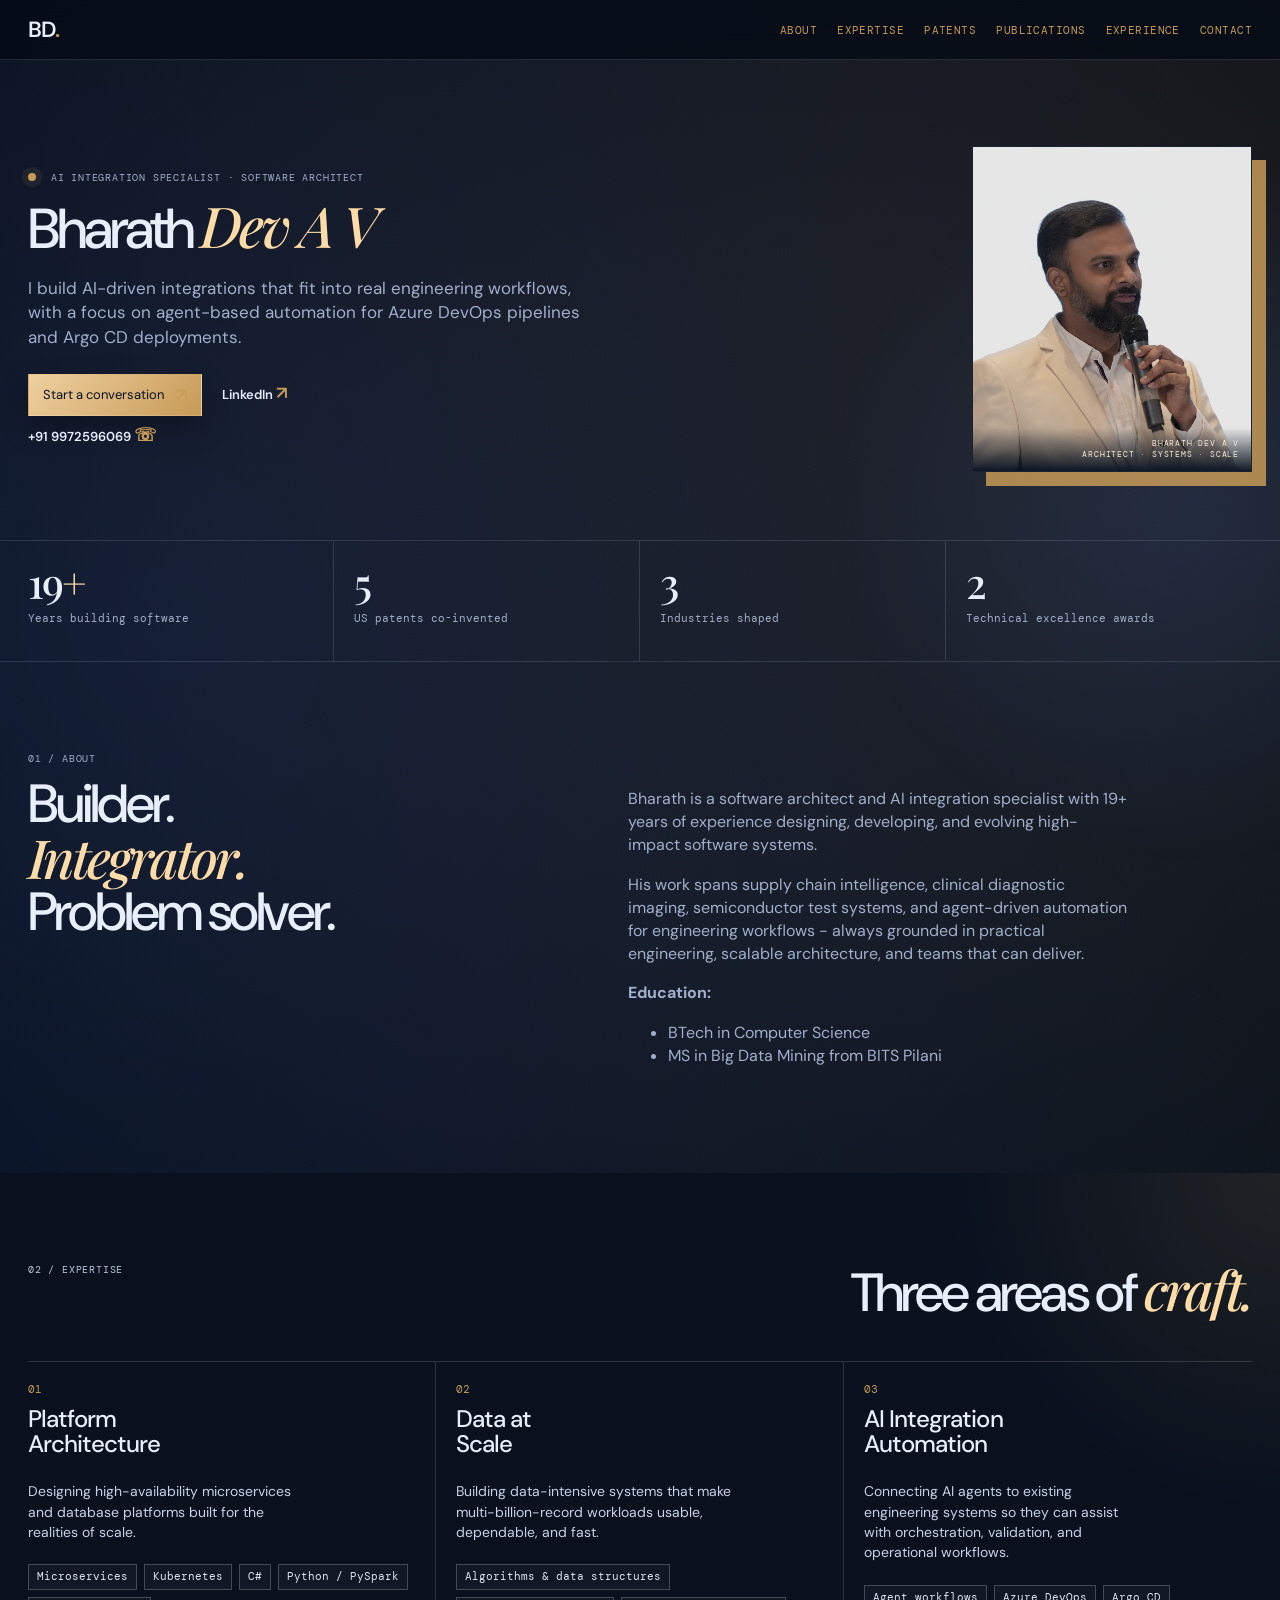
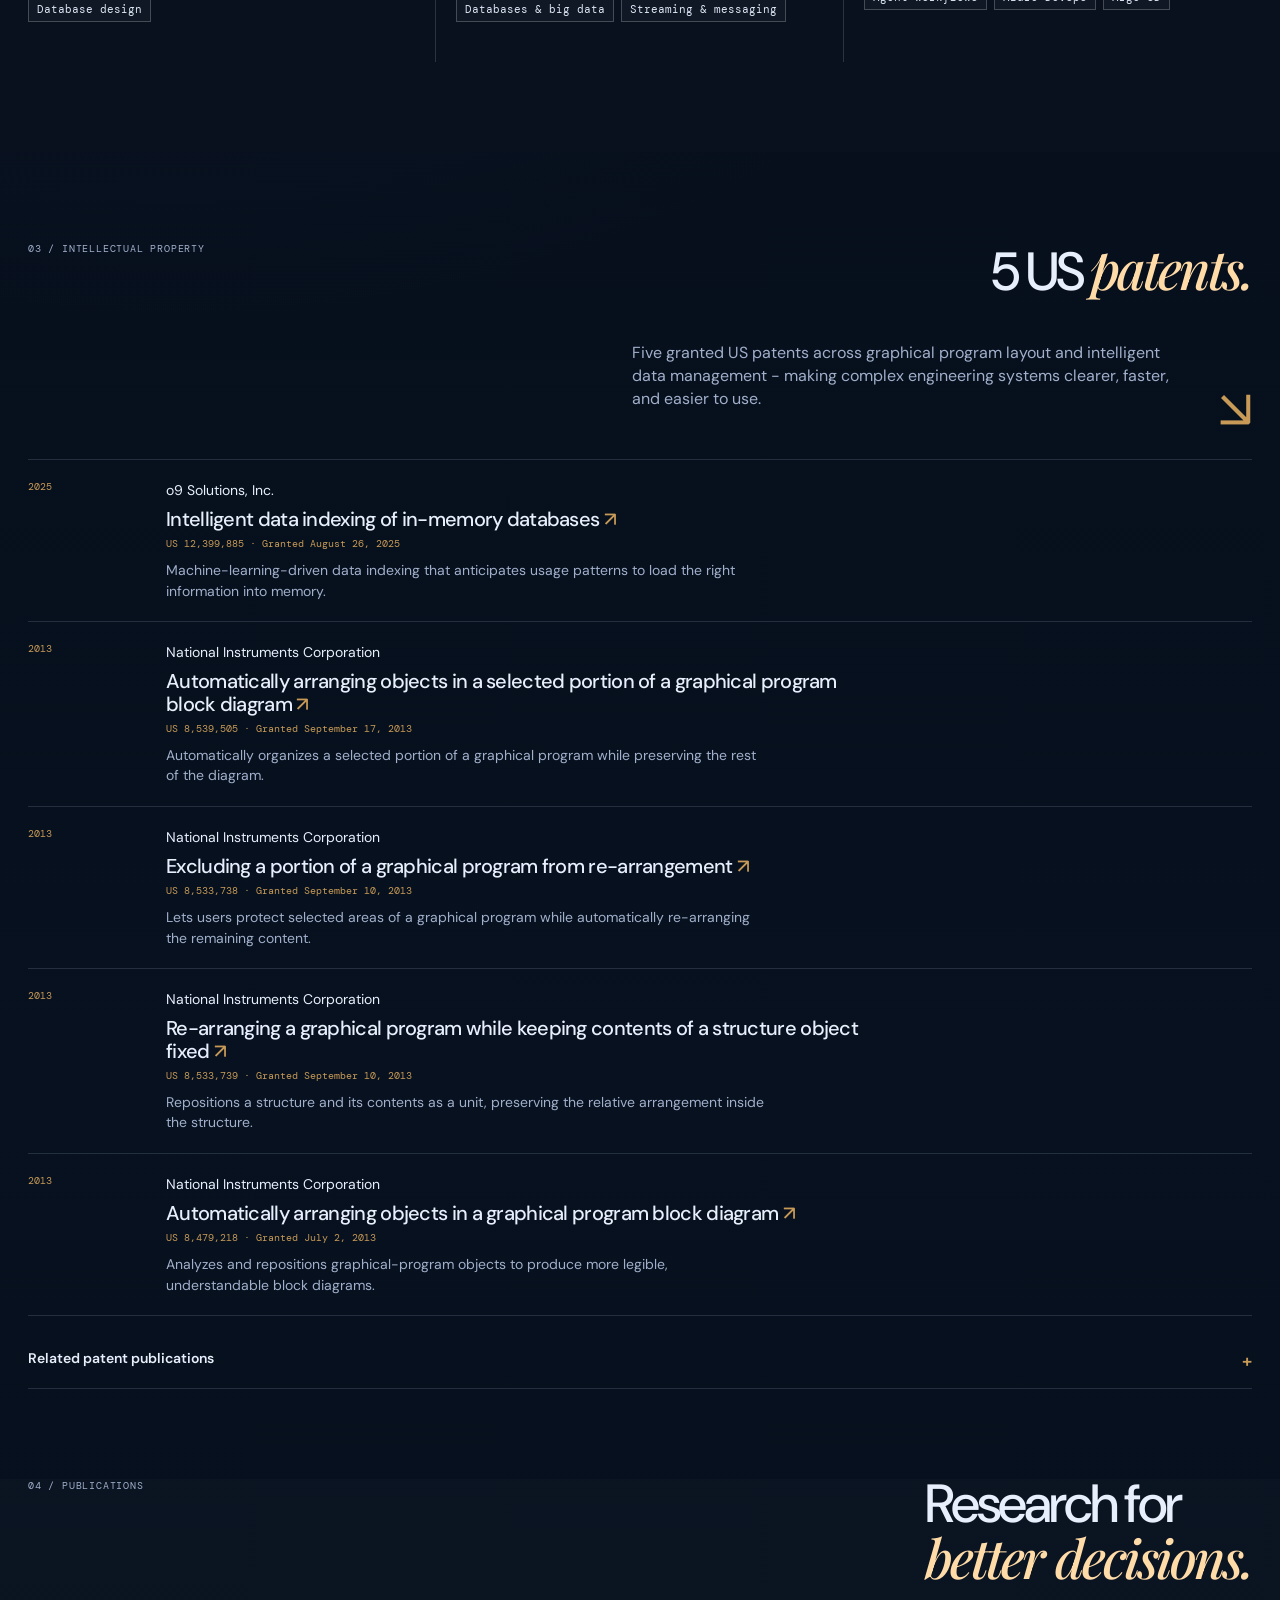
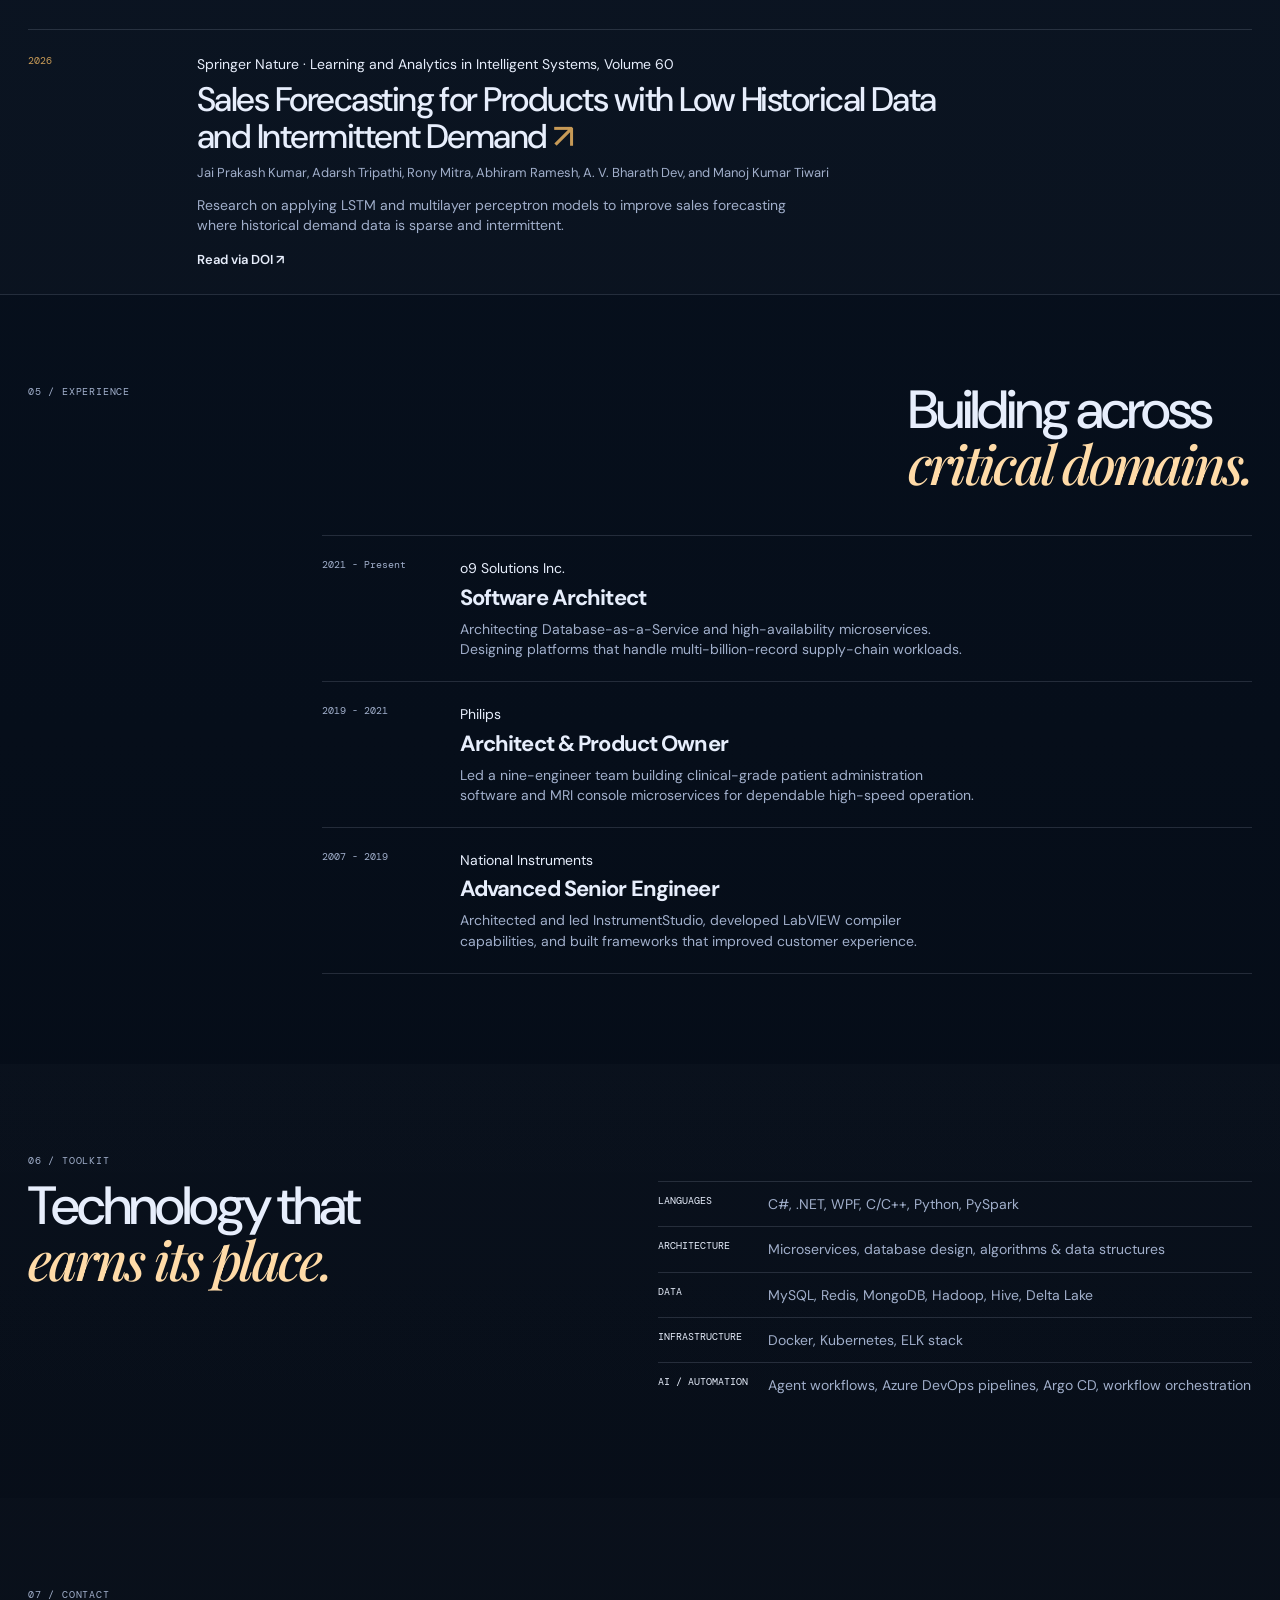
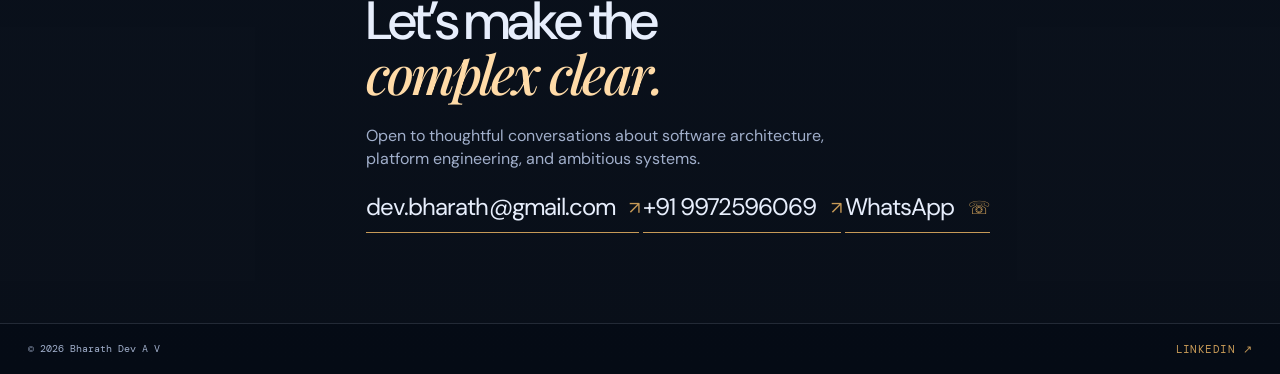
<file: index.html>
<!doctype html>
<html lang="en">
  <head>
    <meta charset="utf-8" />
    <meta http-equiv="refresh" content="0; url=./profile-site/index.html" />
    <link rel="canonical" href="https://bharathdevav.github.io/my-profile/profile-site/index.html" />
    <title>Bharath Dev A V</title>
  </head>
  <body>
    <p>Redirecting to the profile site…</p>
  </body>
</html>
</file>
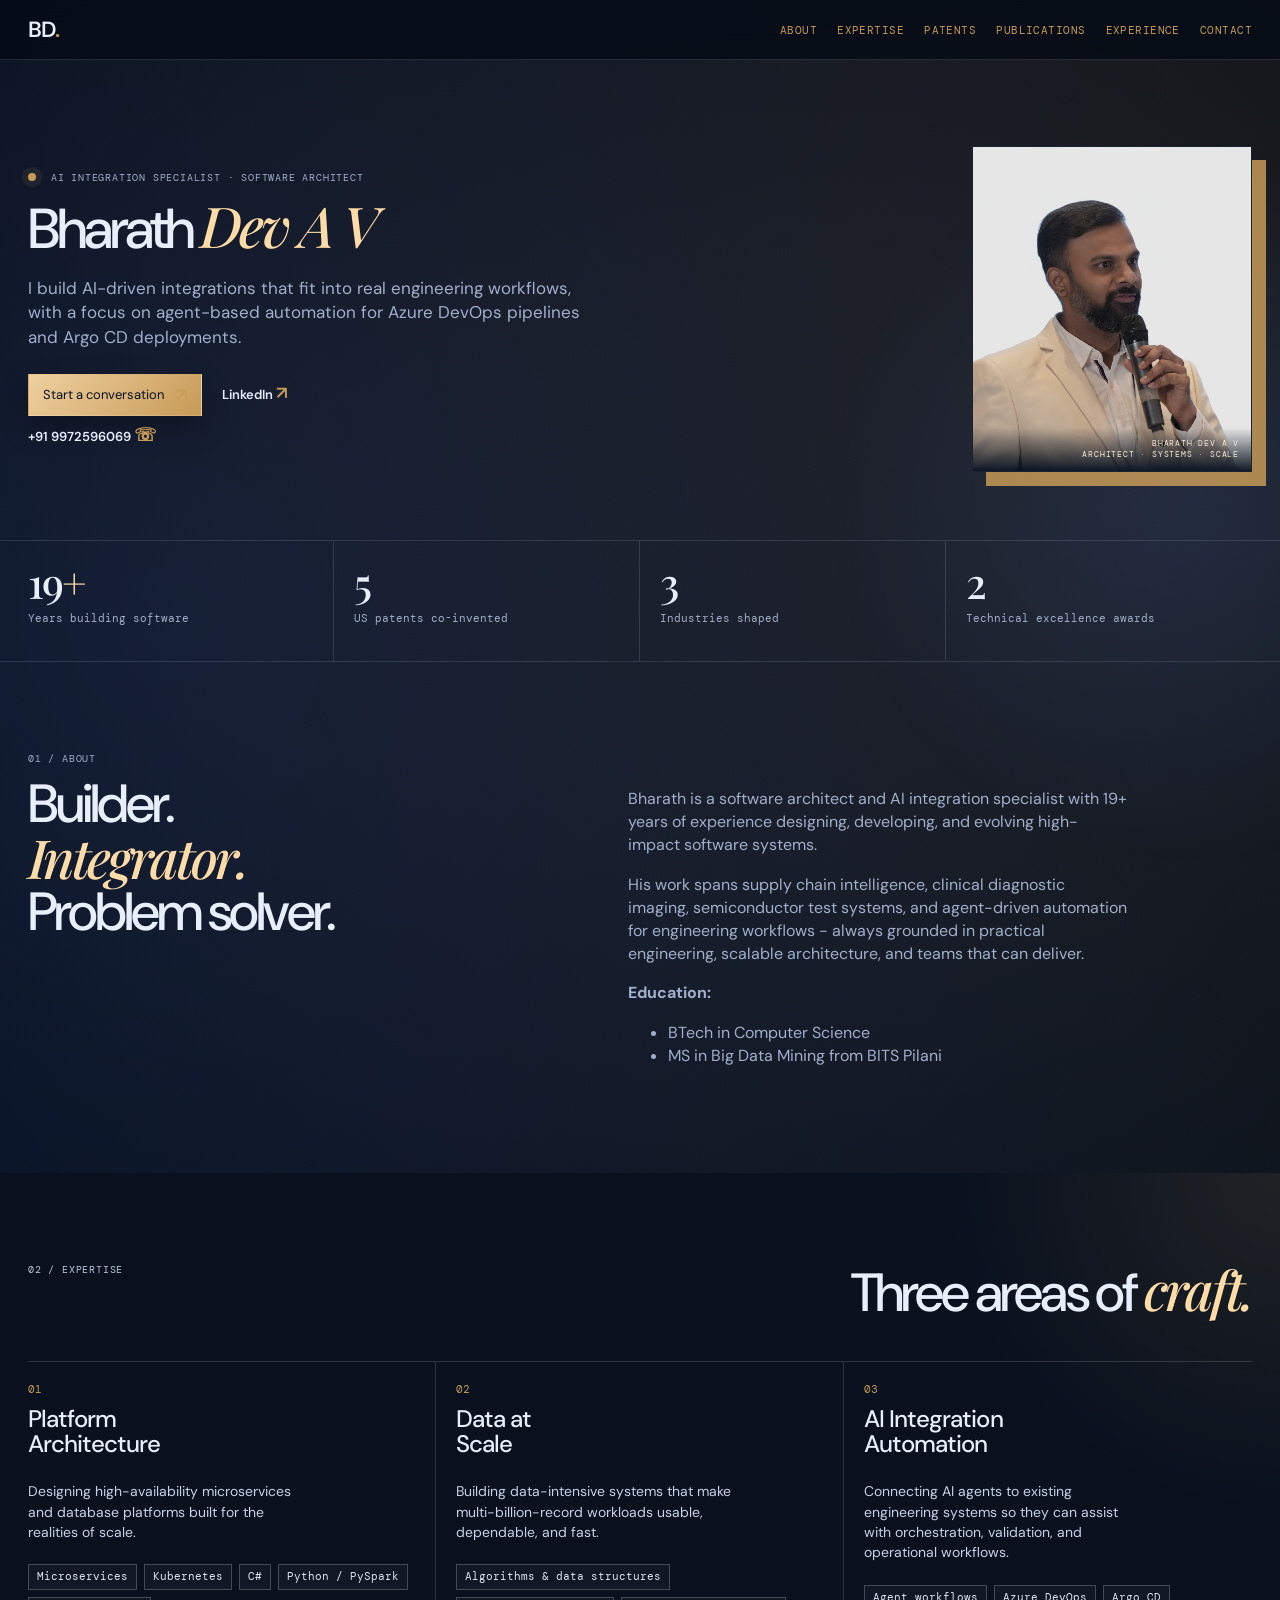
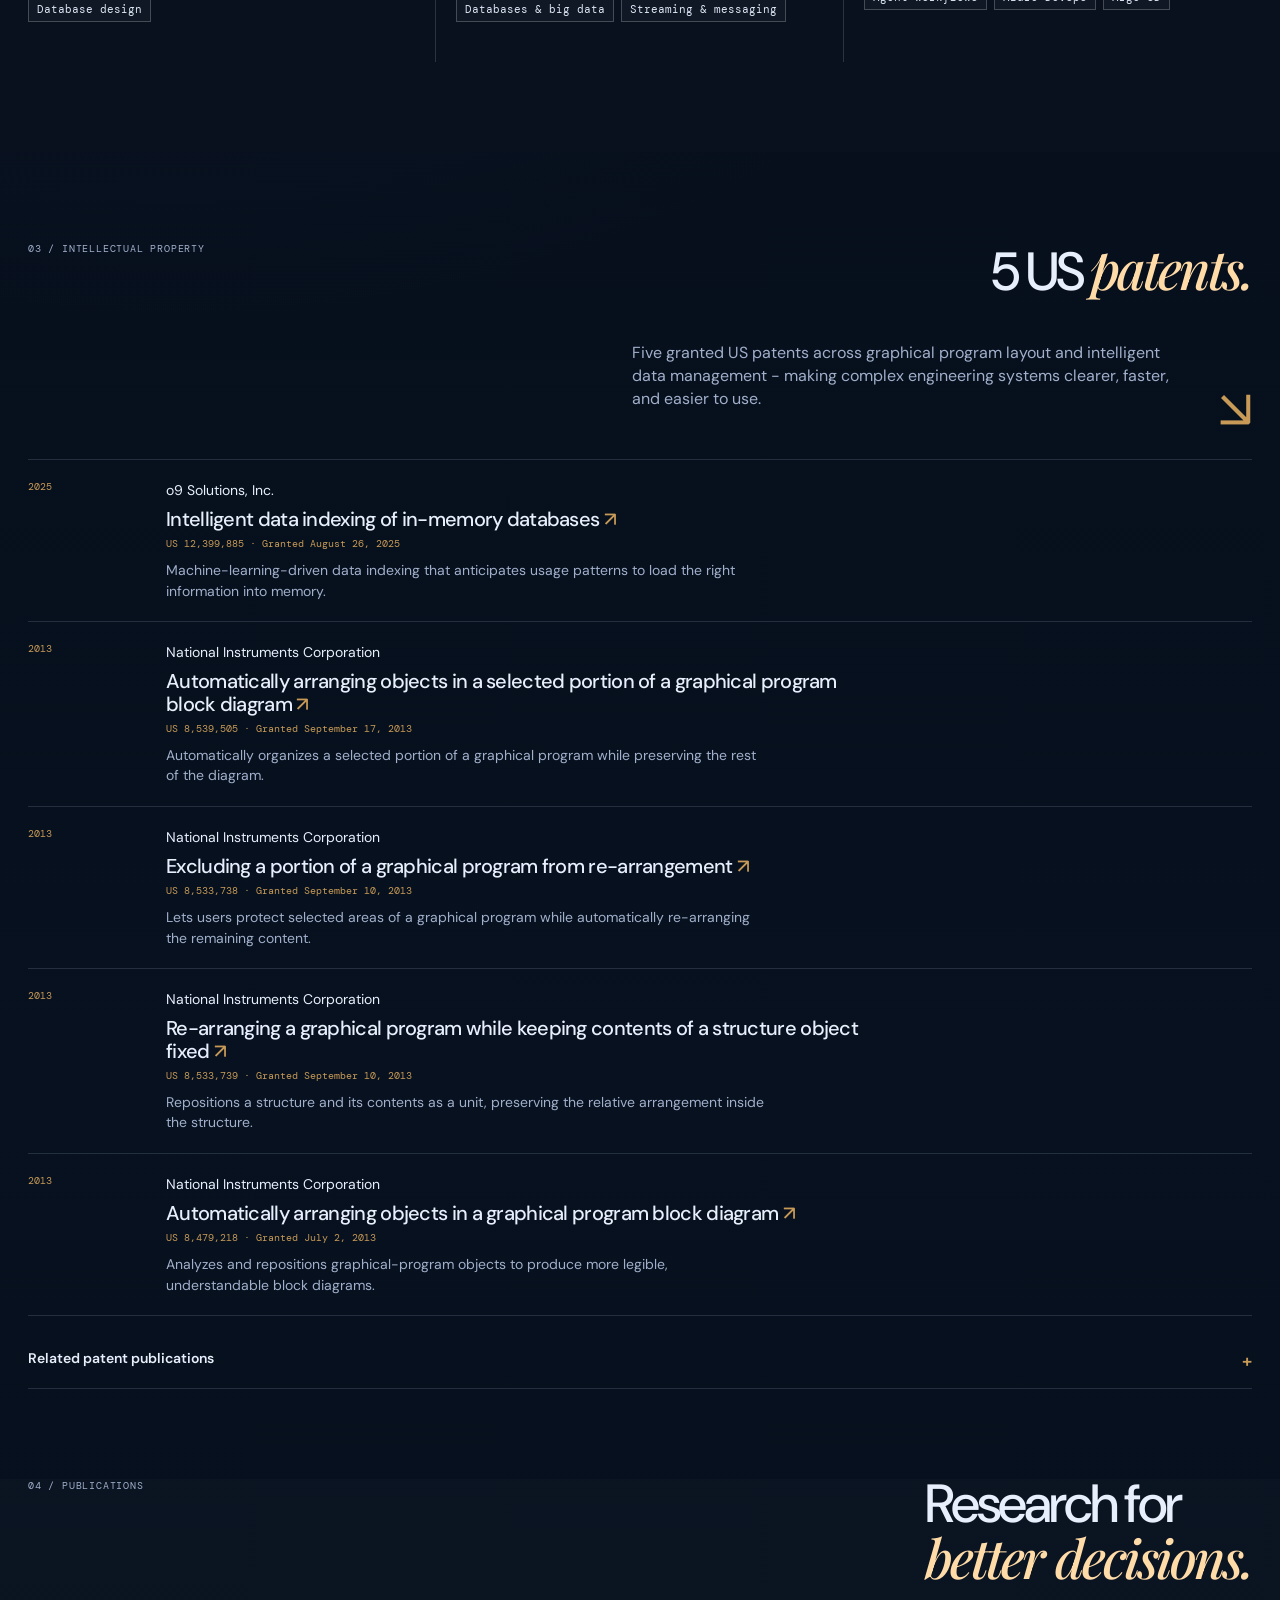
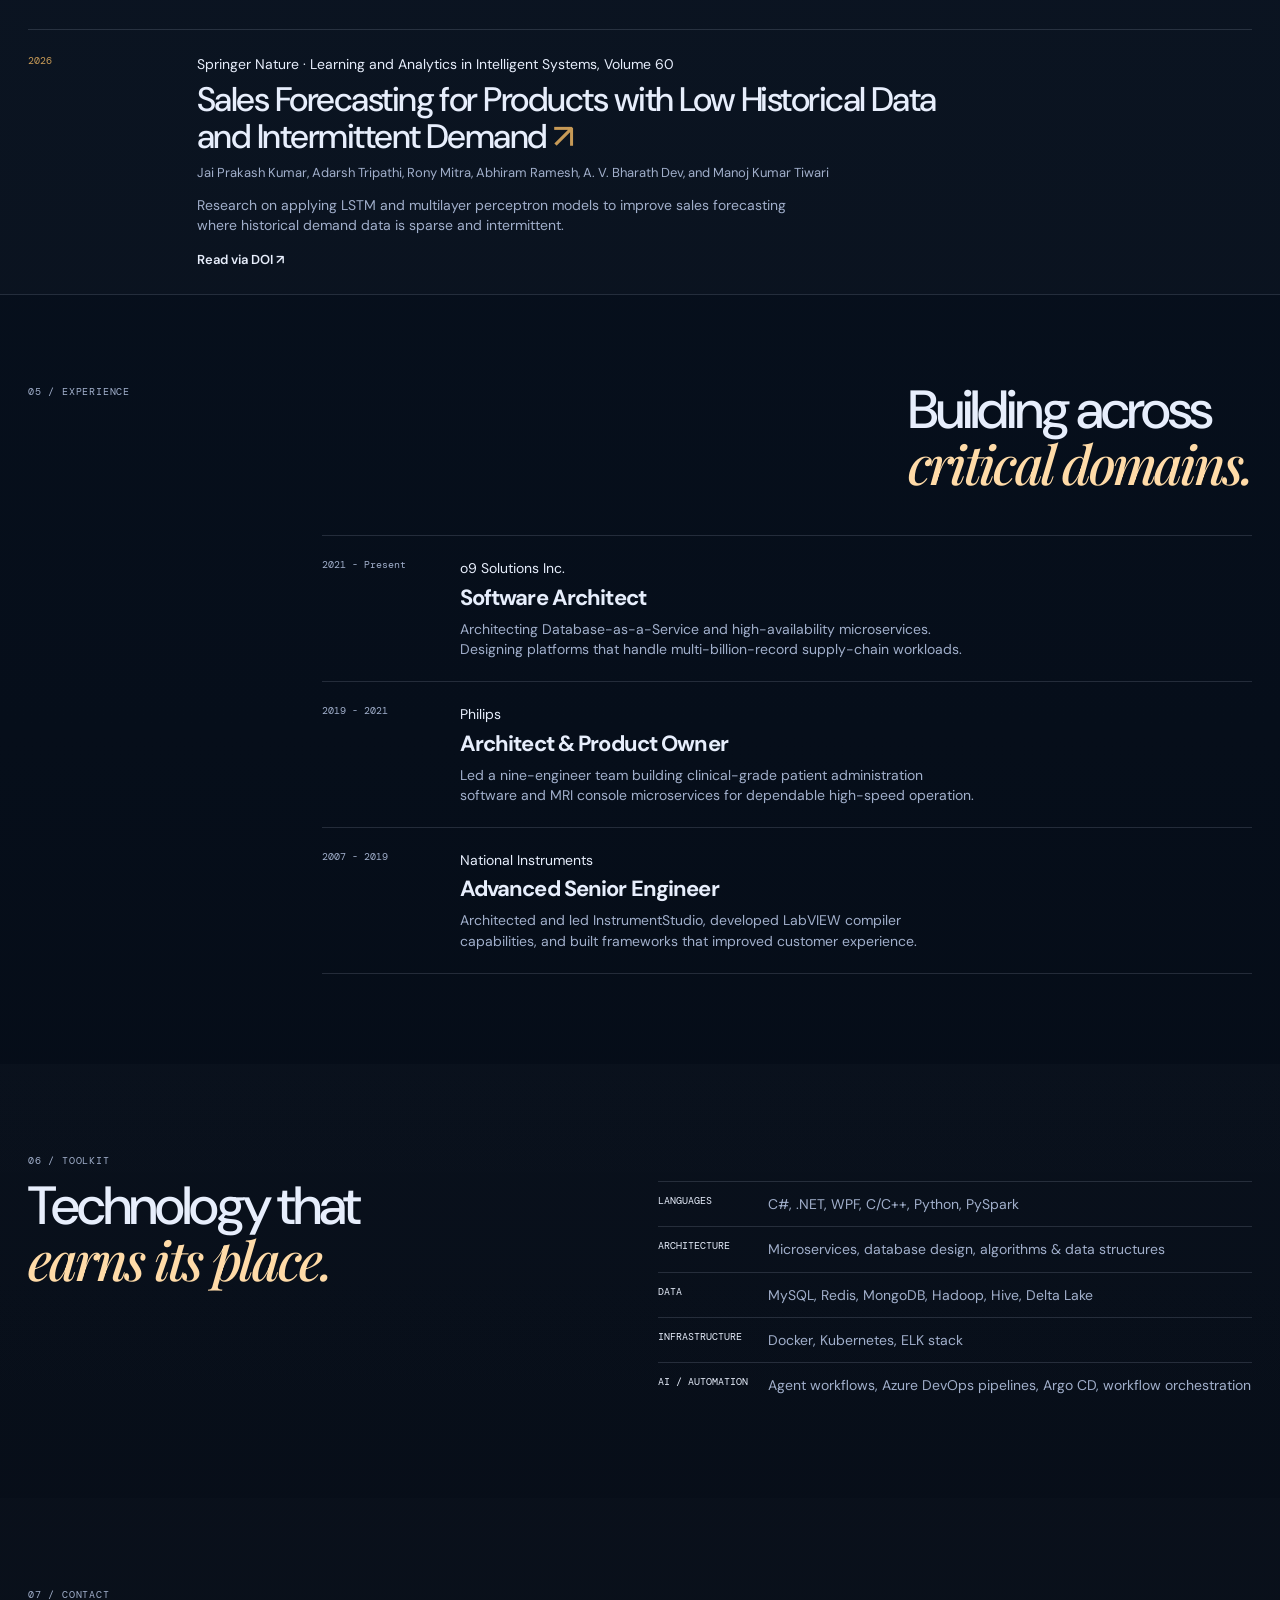
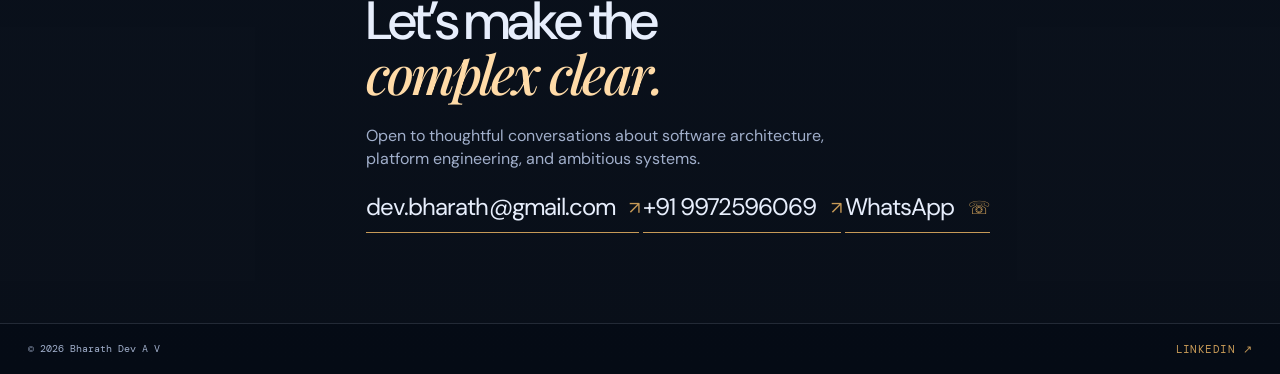
<file: profile-site/index.html>
<!doctype html>
<html lang="en">
  <head>
    <meta charset="UTF-8" />
    <meta name="viewport" content="width=device-width, initial-scale=1.0" />
    <meta
      name="description"
      content="Bharath Dev A V - AI Integration Specialist and software architect focused on agent-driven automation."
    />
    <title>Bharath Dev A V - AI Integration Specialist</title>
    <link rel="preconnect" href="https://fonts.googleapis.com" />
    <link rel="preconnect" href="https://fonts.gstatic.com" crossorigin />
    <link
      href="https://fonts.googleapis.com/css2?family=DM+Mono:wght@400;500&family=DM+Sans:opsz,wght@9..40,400;9..40,500;9..40,600;9..40,700&family=Playfair+Display:ital,wght@500;600&display=swap"
      rel="stylesheet"
    />
    <link rel="stylesheet" href="styles.css" />
  </head>
  <body>
    <div class="page-glow"></div>
    <header class="site-header">
      <a class="brand" href="#top" aria-label="Bharath Dev A V home">BD<span>.</span></a>
      <button class="menu-toggle" aria-expanded="false" aria-controls="site-nav">Menu</button>
      <nav id="site-nav" aria-label="Primary navigation">
        <a href="#about">About</a>
        <a href="#expertise">Expertise</a>
        <a href="#patents">Patents</a>
        <a href="#publications">Publications</a>
        <a href="#experience">Experience</a>
        <a href="#contact">Contact</a>
      </nav>
    </header>

    <main id="top">
      <section class="hero section-shell">
        <div class="hero-copy">
          <p class="eyebrow"><span></span> AI Integration Specialist · Software Architect</p>
          <h1>Bharath <em>Dev A V</em></h1>
          <p class="hero-statement">
            I build AI-driven integrations that fit into real engineering workflows, with a focus on agent-based automation for Azure DevOps pipelines and Argo CD deployments.
          </p>
          <div class="hero-actions">
            <a class="button button-primary" href="mailto:dev.bharath@gmail.com">Start a conversation <span>↗</span></a>
            <a class="text-link" href="https://www.linkedin.com/in/bharathdev/" target="_blank" rel="noreferrer">LinkedIn <span>↗</span></a>
          </div>
          <div class="hero-contact-row">
            <a class="text-link" href="https://wa.me/919972596069" target="_blank" rel="noreferrer">+91 9972596069 <span>☏</span></a>
          </div>
        </div>
        <figure class="hero-portrait">
          <img src="assets/bharath-dev-profile2.JPG" alt="Bharath Dev A V" />
          <figcaption>BHARATH DEV A V<br />ARCHITECT · SYSTEMS · SCALE</figcaption>
        </figure>
      </section>

      <section class="stats section-shell" aria-label="Career highlights">
        <div><strong>19<span>+</span></strong><p>Years building software</p></div>
        <div><strong>5</strong><p>US patents co-invented</p></div>
        <div><strong>3</strong><p>Industries shaped</p></div>
        <div><strong>2</strong><p>Technical excellence awards</p></div>
      </section>

      <section class="about section-shell" id="about">
        <p class="section-label">01 / About</p>
        <div class="section-content">
          <h2>Builder.<br /><em>Integrator.</em><br />Problem solver.</h2>
          <div class="prose">
            <p>Bharath is a software architect and AI integration specialist with 19+ years of experience designing, developing, and evolving high-impact software systems.</p>
            <p>His work spans supply chain intelligence, clinical diagnostic imaging, semiconductor test systems, and agent-driven automation for engineering workflows - always grounded in practical engineering, scalable architecture, and teams that can deliver.</p>
            <p><strong>Education:</strong></p>
            <ul>
              <li>BTech in Computer Science</li>
              <li>MS in Big Data Mining from BITS Pilani</li>
            </ul>
          </div>
        </div>
      </section>

      <section class="expertise section-shell" id="expertise">
        <div class="section-heading">
          <p class="section-label">02 / Expertise</p>
          <h2>Three areas of <em>craft.</em></h2>
        </div>
        <div class="pillars">
          <article class="pillar"><p class="pillar-number">01</p><h3>Platform<br />Architecture</h3><p>Designing high-availability microservices and database platforms built for the realities of scale.</p><ul><li>Microservices</li><li>Kubernetes</li><li>C#</li><li>Python / PySpark</li><li>Database design</li></ul></article>
          <article class="pillar"><p class="pillar-number">02</p><h3>Data at<br />Scale</h3><p>Building data-intensive systems that make multi-billion-record workloads usable, dependable, and fast.</p><ul><li>Algorithms & data structures</li><li>Databases & big data</li><li>Streaming & messaging</li></ul></article>
          <article class="pillar"><p class="pillar-number">03</p><h3>AI Integration<br />Automation</h3><p>Connecting AI agents to existing engineering systems so they can assist with orchestration, validation, and operational workflows.</p><ul><li>Agent workflows</li><li>Azure DevOps</li><li>Argo CD</li></ul></article>
        </div>
      </section>

      <section class="patents section-shell" id="patents">
        <div class="section-heading compact"><p class="section-label">03 / Intellectual property</p><h2>5 US <em>patents.</em></h2></div>
        <div class="patent-intro"><p>Five granted US patents across graphical program layout and intelligent data management - making complex engineering systems clearer, faster, and easier to use.</p><span class="large-arrow">↘</span></div>
        <div class="patent-records">
          <article class="patent-record"><p class="patent-year">2025</p><div><p class="company">o9 Solutions, Inc.</p><h3><a href="https://patents.justia.com/patent/12399883" target="_blank" rel="noreferrer">Intelligent data indexing of in-memory databases <span>↗</span></a></h3><p class="patent-meta">US 12,399,885 · Granted August 26, 2025</p><p>Machine-learning-driven data indexing that anticipates usage patterns to load the right information into memory.</p></div></article>
          <article class="patent-record"><p class="patent-year">2013</p><div><p class="company">National Instruments Corporation</p><h3><a href="https://patents.justia.com/patent/8539505" target="_blank" rel="noreferrer">Automatically arranging objects in a selected portion of a graphical program block diagram <span>↗</span></a></h3><p class="patent-meta">US 8,539,505 · Granted September 17, 2013</p><p>Automatically organizes a selected portion of a graphical program while preserving the rest of the diagram.</p></div></article>
          <article class="patent-record"><p class="patent-year">2013</p><div><p class="company">National Instruments Corporation</p><h3><a href="https://patents.justia.com/patent/8533738" target="_blank" rel="noreferrer">Excluding a portion of a graphical program from re-arrangement <span>↗</span></a></h3><p class="patent-meta">US 8,533,738 · Granted September 10, 2013</p><p>Lets users protect selected areas of a graphical program while automatically re-arranging the remaining content.</p></div></article>
          <article class="patent-record"><p class="patent-year">2013</p><div><p class="company">National Instruments Corporation</p><h3><a href="https://patents.justia.com/patent/8533739" target="_blank" rel="noreferrer">Re-arranging a graphical program while keeping contents of a structure object fixed <span>↗</span></a></h3><p class="patent-meta">US 8,533,739 · Granted September 10, 2013</p><p>Repositions a structure and its contents as a unit, preserving the relative arrangement inside the structure.</p></div></article>
          <article class="patent-record"><p class="patent-year">2013</p><div><p class="company">National Instruments Corporation</p><h3><a href="https://patents.justia.com/patent/8479218" target="_blank" rel="noreferrer">Automatically arranging objects in a graphical program block diagram <span>↗</span></a></h3><p class="patent-meta">US 8,479,218 · Granted July 2, 2013</p><p>Analyzes and repositions graphical-program objects to produce more legible, understandable block diagrams.</p></div></article>
        </div>
        <details class="related-publications"><summary>Related patent publications <span>+</span></summary><div><a href="https://patents.justia.com/patent/20260037495" target="_blank" rel="noreferrer"><b>2026</b> Intelligent data indexing of in-memory databases · US 20260037495 ↗</a><a href="https://patents.justia.com/patent/20110022975" target="_blank" rel="noreferrer"><b>2011</b> Automatically arranging objects in a selected portion of a graphical program block diagram · US 20110022975 ↗</a><a href="https://patents.justia.com/patent/20110029905" target="_blank" rel="noreferrer"><b>2011</b> Re-arranging a graphical program while keeping contents of a structure object fixed · US 20110029905 ↗</a><a href="https://patents.justia.com/patent/20110035723" target="_blank" rel="noreferrer"><b>2011</b> Excluding a portion of a graphical program from re-arrangement · US 20110035723 ↗</a></div></details>
      </section>

      <section class="publications section-shell" id="publications">
        <div class="section-heading compact"><p class="section-label">04 / Publications</p><h2>Research for<br /><em>better decisions.</em></h2></div>
        <article class="publication-record">
          <p class="patent-year">2026</p>
          <div>
            <p class="company">Springer Nature · Learning and Analytics in Intelligent Systems, Volume 60</p>
            <h3><a href="https://content.e-bookshelf.de/media/reading/L-28360392-d09e7230e2.pdf" target="_blank" rel="noreferrer">Sales Forecasting for Products with Low Historical Data and Intermittent Demand <span>↗</span></a></h3>
            <p class="publication-authors">Jai Prakash Kumar, Adarsh Tripathi, Rony Mitra, Abhiram Ramesh, A. V. Bharath Dev, and Manoj Kumar Tiwari</p>
            <p>Research on applying LSTM and multilayer perceptron models to improve sales forecasting where historical demand data is sparse and intermittent.</p>
            <a class="doi-link" href="https://doi.org/10.1007/978-981-95-5429-4_1" target="_blank" rel="noreferrer">Read via DOI ↗</a>
          </div>
        </article>
      </section>

      <section class="experience section-shell" id="experience">
        <div class="section-heading"><p class="section-label">05 / Experience</p><h2>Building across<br /><em>critical domains.</em></h2></div>
        <div class="timeline">
          <article><p class="timeline-date">2021 - Present</p><div><p class="company">o9 Solutions Inc.</p><h3>Software Architect</h3><p>Architecting Database-as-a-Service and high-availability microservices. Designing platforms that handle multi-billion-record supply-chain workloads.</p></div></article>
          <article><p class="timeline-date">2019 - 2021</p><div><p class="company">Philips</p><h3>Architect & Product Owner</h3><p>Led a nine-engineer team building clinical-grade patient administration software and MRI console microservices for dependable high-speed operation.</p></div></article>
          <article><p class="timeline-date">2007 - 2019</p><div><p class="company">National Instruments</p><h3>Advanced Senior Engineer</h3><p>Architected and led InstrumentStudio, developed LabVIEW compiler capabilities, and built frameworks that improved customer experience.</p></div></article>
        </div>
      </section>

      <section class="toolkit section-shell">
        <p class="section-label">06 / Toolkit</p>
        <div class="toolkit-content"><h2>Technology that<br /><em>earns its place.</em></h2><div class="skill-list"><p><span>Languages</span>C#, .NET, WPF, C/C++, Python, PySpark</p><p><span>Architecture</span>Microservices, database design, algorithms & data structures</p><p><span>Data</span>MySQL, Redis, MongoDB, Hadoop, Hive, Delta Lake</p><p><span>Infrastructure</span>Docker, Kubernetes, ELK stack</p><p><span>AI / Automation</span>Agent workflows, Azure DevOps pipelines, Argo CD, workflow orchestration</p></div></div>
      </section>

      <section class="contact section-shell" id="contact">
        <p class="section-label">07 / Contact</p>
        <div>
          <h2>Let’s make the<br /><em>complex clear.</em></h2>
          <p>Open to thoughtful conversations about software architecture, platform engineering, and ambitious systems.</p>
          <a class="contact-email" href="mailto:dev.bharath@gmail.com">dev.bharath@gmail.com <span>↗</span></a>
          <a class="contact-email" href="tel:+919972596069">+91 9972596069 <span>↗</span></a>
          <a class="contact-email" href="https://wa.me/919972596069" target="_blank" rel="noreferrer">WhatsApp <span>☏</span></a>
        </div>
      </section>
    </main>
    <footer><span>© <span id="year"></span> Bharath Dev A V</span><a href="https://www.linkedin.com/in/bharathdev/" target="_blank" rel="noreferrer">LinkedIn ↗</a></footer>
    <script src="script.js"></script>
  </body>
</html>
</file>
<file: profile-site/styles.css>
:root {
  --ink: #e7eefc;
  --ink-soft: #a1afcb;
  --cream: #07111f;
  --paper: #0d1728;
  --gold: #c79a57;
  --line: rgba(190, 204, 229, 0.16);
  --mono: "DM Mono", monospace;
  --sans: "DM Sans", sans-serif;
  --serif: "Playfair Display", serif;
}

* {
  box-sizing: border-box;
}

html {
  scroll-behavior: smooth;
}

body {
  margin: 0;
  color: var(--ink);
  background:
    radial-gradient(circle at 14% 12%, rgba(90, 132, 255, 0.12), transparent 28%),
    radial-gradient(circle at 82% 8%, rgba(199, 154, 87, 0.12), transparent 26%),
    linear-gradient(180deg, #050b15 0%, #07111f 52%, #050b15 100%);
  font-family: var(--sans);
  font-size: 14px;
  line-height: 1.45;
}

.page-glow {
  position: fixed;
  z-index: -1;
  width: 62vw;
  height: 56vw;
  right: -24vw;
  top: 16vh;
  border-radius: 50%;
  background: radial-gradient(circle, rgba(73, 109, 196, 0.18), transparent 68%);
}

.site-header {
  position: sticky;
  top: 0;
  z-index: 1000;
  height: 60px;
  max-width: 1280px;
  margin: auto;
  padding: 0 28px;
  display: flex;
  justify-content: space-between;
  align-items: center;
  border-bottom: 1px solid var(--line);
  background: rgba(5, 11, 21, 0.78);
  backdrop-filter: blur(14px);
}

.brand {
  font: 600 22px var(--sans);
  letter-spacing: -1px;
  color: var(--ink);
  text-decoration: none;
}

.brand span,
.eyebrow span,
.button span,
.text-link span,
.contact-email span,
.large-arrow,
.pillar-number,
.patent-year,
.patent-meta,
.section-label,
nav a,
footer a {
  color: var(--gold);
}

nav {
  display: flex;
  gap: 20px;
}

nav a,
footer a {
  text-decoration: none;
  font: 11px var(--mono);
  text-transform: uppercase;
  letter-spacing: 0.04em;
}

nav a:hover,
footer a:hover,
.text-link:hover,
.arrow-link:hover,
.contact-email:hover,
.publication-record h3 a:hover,
.patent-record h3 a:hover,
.related-publications a:hover {
  color: #f1d7ac;
}

.menu-toggle {
  display: none;
}

.section-shell {
  max-width: 1280px;
  margin: auto;
  padding-left: 28px;
  padding-right: 28px;
}

.hero {
  min-height: 480px;
  padding-top: 70px;
  padding-bottom: 52px;
  display: grid;
  grid-template-columns: 1.15fr 0.85fr;
  align-items: center;
  gap: 32px;
}

.eyebrow,
.section-label {
  margin: 0 0 14px;
  color: var(--ink-soft);
  font: 10px var(--mono);
  text-transform: uppercase;
  letter-spacing: 0.08em;
}

.eyebrow span {
  display: inline-block;
  width: 8px;
  height: 8px;
  margin-right: 8px;
  border-radius: 50%;
  background: var(--gold);
  box-shadow: 0 0 0 6px rgba(199, 154, 87, 0.1);
}

h1,
h2,
h3,
p {
  margin-top: 0;
}

h1,
h2 {
  font-weight: 500;
  letter-spacing: -0.055em;
  line-height: 0.96;
}

h1 {
  font-size: clamp(44px, 5.4vw, 72px);
  margin-bottom: 20px;
}

.hero h1 {
  font-size: clamp(34px, 4.4vw, 62px);
  white-space: nowrap;
}

h1 em,
h2 em {
  color: #ffdba8;
  font-family: var(--serif);
  font-weight: 500;
}

.hero-statement {
  max-width: 560px;
  color: var(--ink-soft);
  font-size: 17px;
  line-height: 1.45;
}

.hero-actions {
  display: flex;
  align-items: center;
  gap: 20px;
  margin-top: 24px;
  flex-wrap: wrap;
}

.hero-contact-row {
  margin-top: 10px;
}

.button {
  display: inline-flex;
  align-items: center;
  gap: 12px;
  padding: 11px 14px;
  color: #07111f;
  background: linear-gradient(135deg, #efd0a0, #c79a57);
  text-decoration: none;
  font-size: 13px;
  border: 1px solid rgba(255, 255, 255, 0.06);
  box-shadow: 0 12px 28px rgba(0, 0, 0, 0.3);
}

.button:hover {
  background: linear-gradient(135deg, #f4d7b0, #d2a464);
}

.button span,
.text-link span,
.contact-email span {
  font-size: 18px;
  line-height: 0;
}

.text-link {
  color: var(--ink);
  font-size: 13px;
  font-weight: 600;
  text-decoration: none;
}

.hero-portrait {
  position: relative;
  justify-self: end;
  width: min(24vw, 280px);
  margin: 0;
  overflow: hidden;
  background: #0a1424;
  border: 1px solid rgba(255, 255, 255, 0.06);
  box-shadow: 14px 14px 0 rgba(199, 154, 87, 0.85);
}

.hero-portrait img {
  display: block;
  width: 100%;
  aspect-ratio: 4 / 4.65;
  object-fit: cover;
  object-position: center 36%;
  filter: saturate(0.92) contrast(1.06) brightness(0.9);
}

.hero-portrait figcaption {
  position: absolute;
  right: 0;
  bottom: 0;
  left: 0;
  padding: 10px 12px;
  color: #f4ead7;
  background: linear-gradient(transparent, rgba(7, 17, 31, 0.96));
  font: 8px/1.4 var(--mono);
  letter-spacing: 0.1em;
  text-align: right;
}

.stats {
  display: grid;
  grid-template-columns: repeat(4, 1fr);
  border-top: 1px solid var(--line);
  border-bottom: 1px solid var(--line);
}

.stats div {
  min-height: 120px;
  padding: 22px 18px 18px 0;
  border-right: 1px solid var(--line);
}

.stats div:not(:first-child) {
  padding-left: 20px;
}

.stats div:last-child {
  border: 0;
}

.stats strong {
  display: block;
  font: 500 42px/0.95 var(--serif);
  letter-spacing: -0.05em;
}

.stats strong span {
  color: #f1d7ac;
}

.stats p {
  margin: 8px 0 0;
  color: var(--ink-soft);
  font: 11px var(--mono);
}

.about,
.expertise,
.patents,
.experience,
.toolkit,
.contact {
  padding-top: 90px;
  padding-bottom: 90px;
}

.section-content {
  display: grid;
  grid-template-columns: 0.95fr 1.05fr;
  gap: 36px;
}

h2 {
  font-size: clamp(34px, 4.2vw, 60px);
  margin-bottom: 0;
}

.prose {
  max-width: 500px;
  padding-top: 8px;
  color: var(--ink-soft);
  font-size: 16px;
}

.prose p {
  margin-bottom: 16px;
}

.arrow-link {
  display: inline-flex;
  gap: 12px;
  margin-top: 10px;
  color: var(--ink);
  text-decoration: none;
  font-weight: 600;
}

.expertise {
  background:
    radial-gradient(circle at top right, rgba(199, 154, 87, 0.12), transparent 24%),
    #09111e;
  color: var(--ink);
}

.expertise .section-label {
  color: #b9c6dd;
}

.section-heading {
  display: flex;
  justify-content: space-between;
  align-items: flex-start;
  margin-bottom: 42px;
}

.section-heading h2 {
  max-width: 650px;
}

.pillars {
  display: grid;
  grid-template-columns: repeat(3, 1fr);
  border-top: 1px solid rgba(255, 255, 255, 0.14);
}

.pillar {
  min-height: 300px;
  padding: 20px 20px 18px 0;
  border-right: 1px solid rgba(255, 255, 255, 0.14);
}

.pillar:not(:first-child) {
  padding-left: 20px;
}

.pillar:last-child {
  border: 0;
}

.pillar-number {
  font: 11px var(--mono);
}

.pillar h3 {
  font-size: 24px;
  font-weight: 500;
  line-height: 1.04;
  letter-spacing: -0.04em;
}

.pillar > p:not(.pillar-number) {
  max-width: 280px;
  color: #c7d2e6;
  font-size: 14px;
}

.pillar ul {
  display: flex;
  flex-wrap: wrap;
  gap: 7px;
  padding: 0;
  margin: 22px 0 0;
  list-style: none;
}

.pillar li {
  padding: 4px 8px;
  border: 1px solid rgba(255, 255, 255, 0.22);
  color: #dce6f5;
  font: 11px/1.4 var(--mono);
  background: rgba(255, 255, 255, 0.03);
}

.patent-intro {
  display: grid;
  grid-template-columns: 1fr auto;
  gap: 24px;
  align-items: end;
  max-width: 620px;
  margin: 0 0 32px auto;
  color: var(--ink-soft);
  font-size: 16px;
}

.large-arrow {
  font-size: 54px;
  line-height: 0.6;
}

.patent-records {
  border-top: 1px solid var(--line);
}

.patent-record {
  display: grid;
  grid-template-columns: 120px 1fr;
  gap: 18px;
  padding: 20px 0;
  border-bottom: 1px solid var(--line);
}

.patent-year,
.patent-meta {
  font: 10px var(--mono);
}

.patent-record h3 {
  margin: 6px 0 7px;
  max-width: 700px;
  font-size: 20px;
  font-weight: 500;
  letter-spacing: -0.035em;
  line-height: 1.12;
}

.patent-record h3 a {
  color: var(--ink);
  text-decoration: none;
}

.patent-record h3 span {
  color: var(--gold);
}

.patent-record p:last-child {
  max-width: 600px;
  margin: 0;
  color: var(--ink-soft);
}

.related-publications {
  margin-top: 18px;
  border-bottom: 1px solid var(--line);
}

.related-publications summary {
  display: flex;
  justify-content: space-between;
  padding: 14px 0;
  cursor: pointer;
  font-weight: 600;
  list-style: none;
}

.related-publications summary::-webkit-details-marker {
  display: none;
}

.related-publications summary span {
  color: var(--gold);
  font-size: 18px;
}

.related-publications[open] summary span {
  transform: rotate(45deg);
}

.related-publications div {
  padding-bottom: 10px;
}

.related-publications a {
  display: block;
  padding: 10px 0;
  color: var(--ink-soft);
  text-decoration: none;
  border-top: 1px solid var(--line);
}

.related-publications b {
  margin-right: 10px;
  color: var(--ink);
  font: 10px var(--mono);
}

.publications {
  background: rgba(255, 255, 255, 0.02);
}

.publication-record {
  display: grid;
  grid-template-columns: 145px minmax(0, 1fr);
  gap: 24px;
  align-items: start;
  padding: 24px 0;
  border-top: 1px solid var(--line);
}

.publication-record > div {
  min-width: 0;
}

.publication-record h3 {
  margin: 6px 0 8px;
  max-width: 760px;
  font-size: clamp(22px, 2.8vw, 34px);
  font-weight: 500;
  letter-spacing: -0.045em;
  line-height: 1.08;
}

.publication-record h3 a {
  color: var(--ink);
  text-decoration: none;
}

.publication-record h3 span {
  color: var(--gold);
}

.publication-authors {
  max-width: 710px;
  margin-bottom: 12px;
  color: var(--ink-soft);
  font-size: 13px;
}

.publication-record p:not(.patent-year):not(.company):not(.publication-authors) {
  max-width: 620px;
  margin-bottom: 14px;
  color: var(--ink-soft);
}

.doi-link {
  color: var(--ink);
  font-size: 13px;
  font-weight: 600;
  text-decoration: none;
}

.experience {
  border-top: 1px solid var(--line);
}

.timeline {
  margin-left: 24%;
  border-top: 1px solid var(--line);
}

.timeline article {
  display: grid;
  grid-template-columns: 120px 1fr;
  gap: 18px;
  padding: 22px 0;
  border-bottom: 1px solid var(--line);
}

.timeline-date {
  color: var(--ink-soft);
  font: 10px var(--mono);
}

.company {
  margin-bottom: 8px;
}

.timeline h3 {
  margin-bottom: 10px;
  font-size: 22px;
  line-height: 1;
  letter-spacing: -0.04em;
}

.timeline article div > p:last-child {
  margin: 0;
  max-width: 520px;
  color: var(--ink-soft);
}

.toolkit {
  background: linear-gradient(180deg, rgba(255, 255, 255, 0.02), rgba(255, 255, 255, 0.01));
}

.toolkit-content {
  display: grid;
  grid-template-columns: 1fr 1fr;
  gap: 36px;
}

.skill-list p {
  display: grid;
  grid-template-columns: 110px 1fr;
  padding: 12px 0;
  margin: 0;
  border-top: 1px solid var(--line);
  color: var(--ink-soft);
}

.skill-list span {
  color: var(--ink);
  font: 10px var(--mono);
  text-transform: uppercase;
}

.contact {
  display: grid;
  grid-template-columns: 0.35fr 1fr;
  gap: 28px;
  min-height: 380px;
  background: rgba(255, 255, 255, 0.02);
}

.contact > div {
  padding-top: 8px;
}

.contact > div > p {
  max-width: 470px;
  margin: 20px 0;
  color: var(--ink-soft);
  font-size: 16px;
}

.contact-email {
  display: inline-flex;
  align-items: center;
  gap: 14px;
  padding-bottom: 7px;
  border-bottom: 1px solid var(--gold);
  color: var(--ink);
  font-size: clamp(17px, 1.9vw, 24px);
  text-decoration: none;
  letter-spacing: -0.04em;
}

footer {
  max-width: 1280px;
  margin: auto;
  padding: 18px 28px;
  display: flex;
  justify-content: space-between;
  color: var(--ink-soft);
  font: 10px var(--mono);
  border-top: 1px solid var(--line);
}

@media (max-width: 720px) {
  .site-header,
  .section-shell,
  footer {
    padding-left: 22px;
    padding-right: 22px;
  }

  .site-header {
    height: 60px;
  }

  .menu-toggle {
    display: block;
    padding: 6px 0;
    color: var(--ink);
    border: 0;
    background: none;
    font: 11px var(--mono);
    text-transform: uppercase;
  }

  nav {
    position: absolute;
    z-index: 3;
    top: 60px;
    left: 0;
    right: 0;
    display: none;
    padding: 20px 22px 27px;
    flex-direction: column;
    background: #07111f;
    border-bottom: 1px solid var(--line);
  }

  nav.open {
    display: flex;
  }

  .hero {
    min-height: 0;
    padding-top: 56px;
    padding-bottom: 48px;
    grid-template-columns: 1fr;
    gap: 28px;
  }

  .hero h1 {
    white-space: normal;
  }

  .hero-portrait {
    justify-self: start;
    width: 220px;
  }

  .hero-statement {
    font-size: 16px;
  }

  .stats {
    grid-template-columns: repeat(2, 1fr);
  }

  .stats div {
    min-height: 104px;
    padding: 18px 12px 12px 0;
  }

  .stats div:nth-child(2) {
    border-right: 0;
  }

  .stats div:nth-child(n + 3) {
    border-top: 1px solid var(--line);
  }

  .stats div:not(:first-child) {
    padding-left: 12px;
  }

  .stats strong {
    font-size: 36px;
  }

  .about,
  .expertise,
  .patents,
  .publications,
  .experience,
  .toolkit,
  .contact {
    padding-top: 64px;
    padding-bottom: 64px;
  }

  .section-content,
  .toolkit-content,
  .contact {
    grid-template-columns: 1fr;
    gap: 24px;
  }

  .section-heading {
    display: block;
    margin-bottom: 30px;
  }

  .section-heading .section-label {
    margin-bottom: 12px;
  }

  .pillars {
    grid-template-columns: 1fr;
  }

  .pillar {
    min-height: 0;
    padding: 20px 0;
    border-right: 0;
    border-bottom: 1px solid rgba(255, 255, 255, 0.14);
  }

  .pillar:not(:first-child) {
    padding-left: 0;
  }

  .patent-intro {
    margin-left: 0;
    font-size: 16px;
  }

  .patent-record,
  .publication-record {
    grid-template-columns: 1fr;
    gap: 8px;
  }

  .patent-record h3 {
    font-size: 20px;
  }

  .timeline {
    margin-left: 0;
  }

  .timeline article {
    grid-template-columns: 1fr;
    gap: 8px;
  }

  .contact {
    min-height: 0;
  }

  .contact > div {
    padding-top: 0;
  }

  .skill-list p {
    grid-template-columns: 1fr;
    gap: 6px;
  }

  footer {
    gap: 20px;
  }
}
</file>
